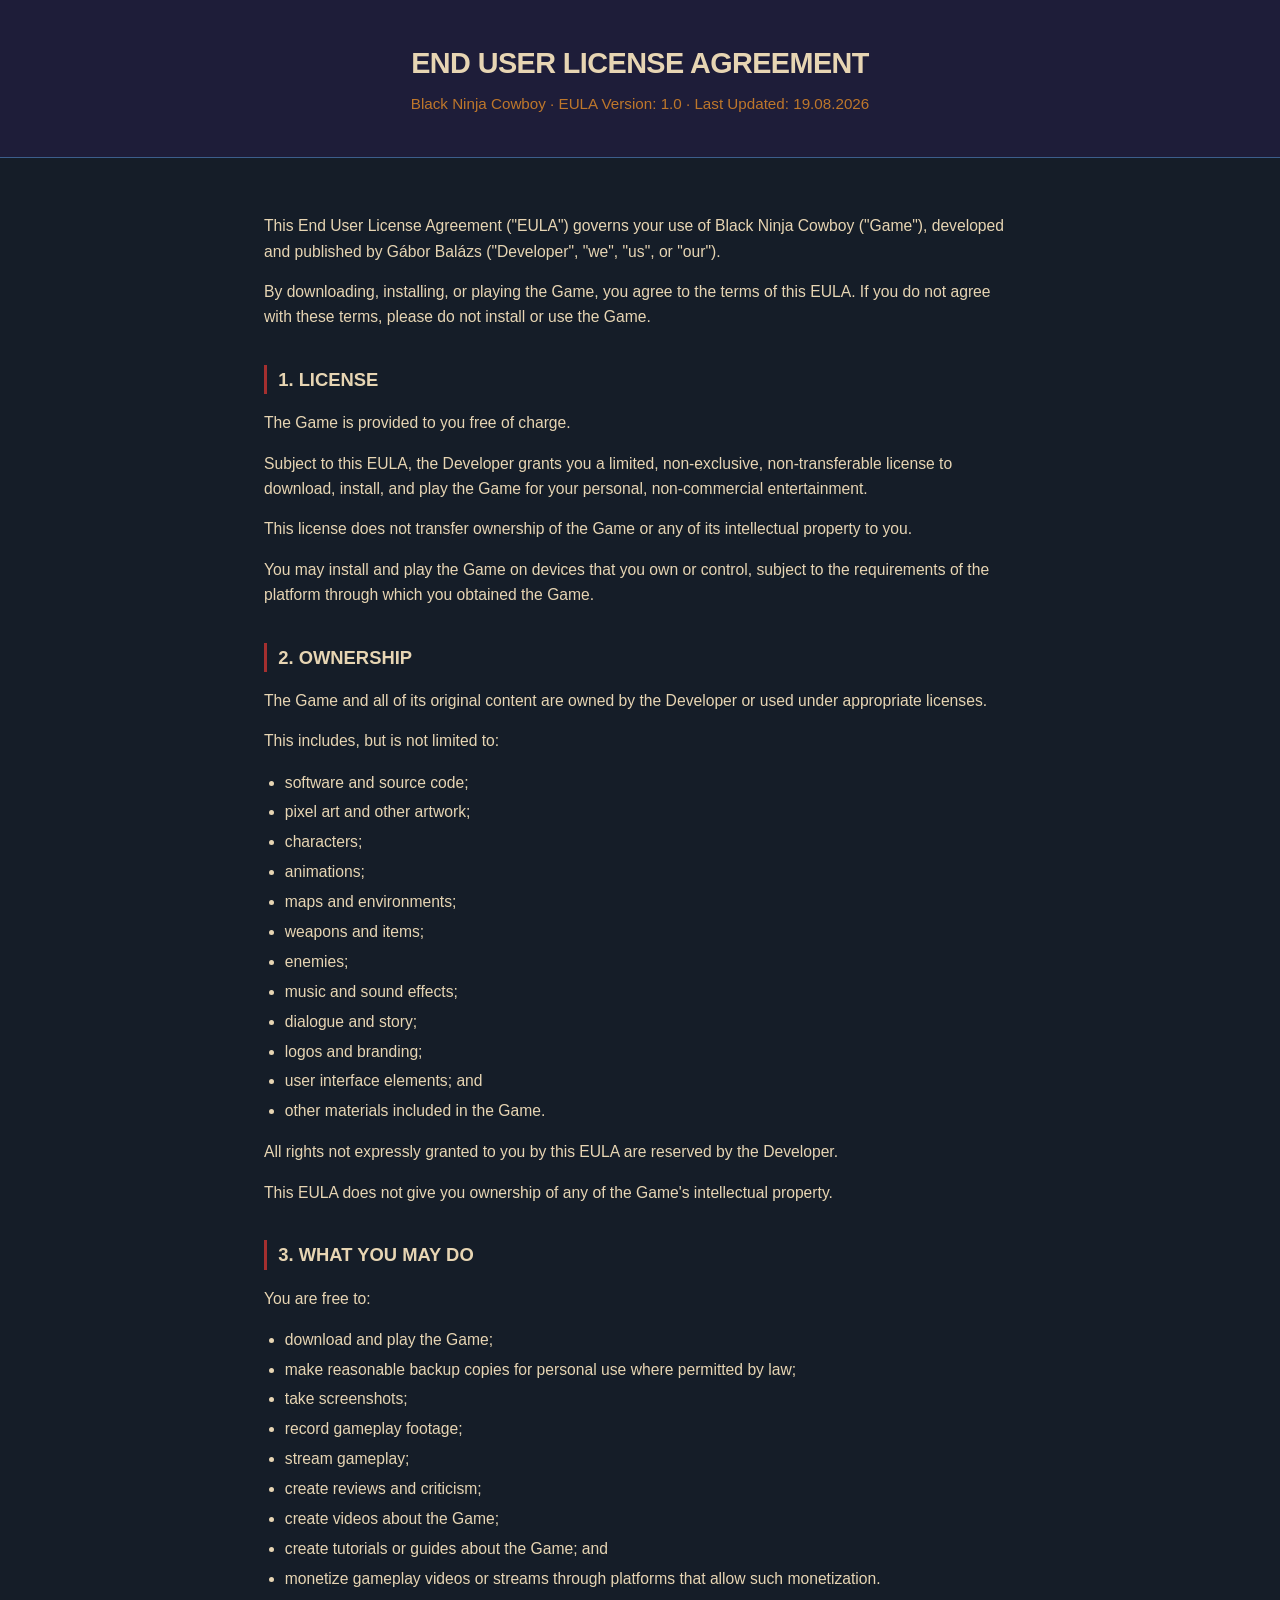
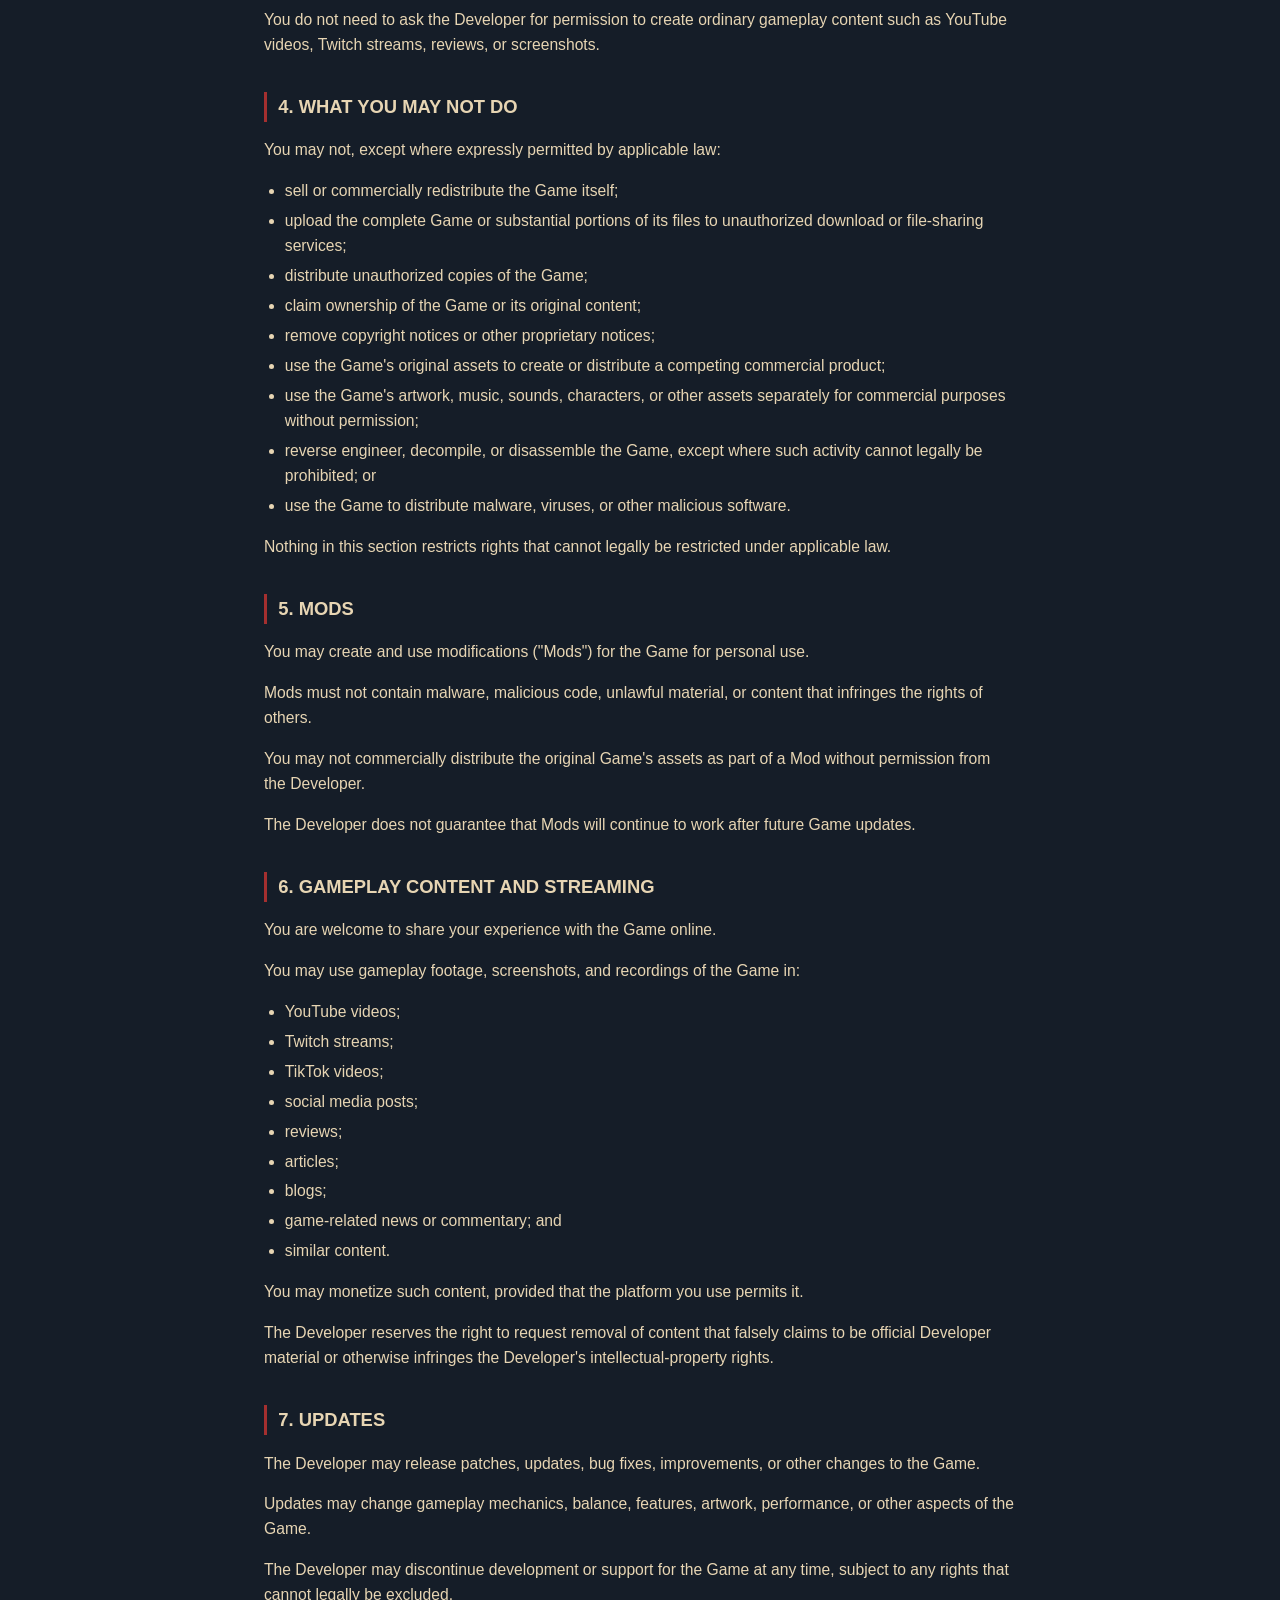
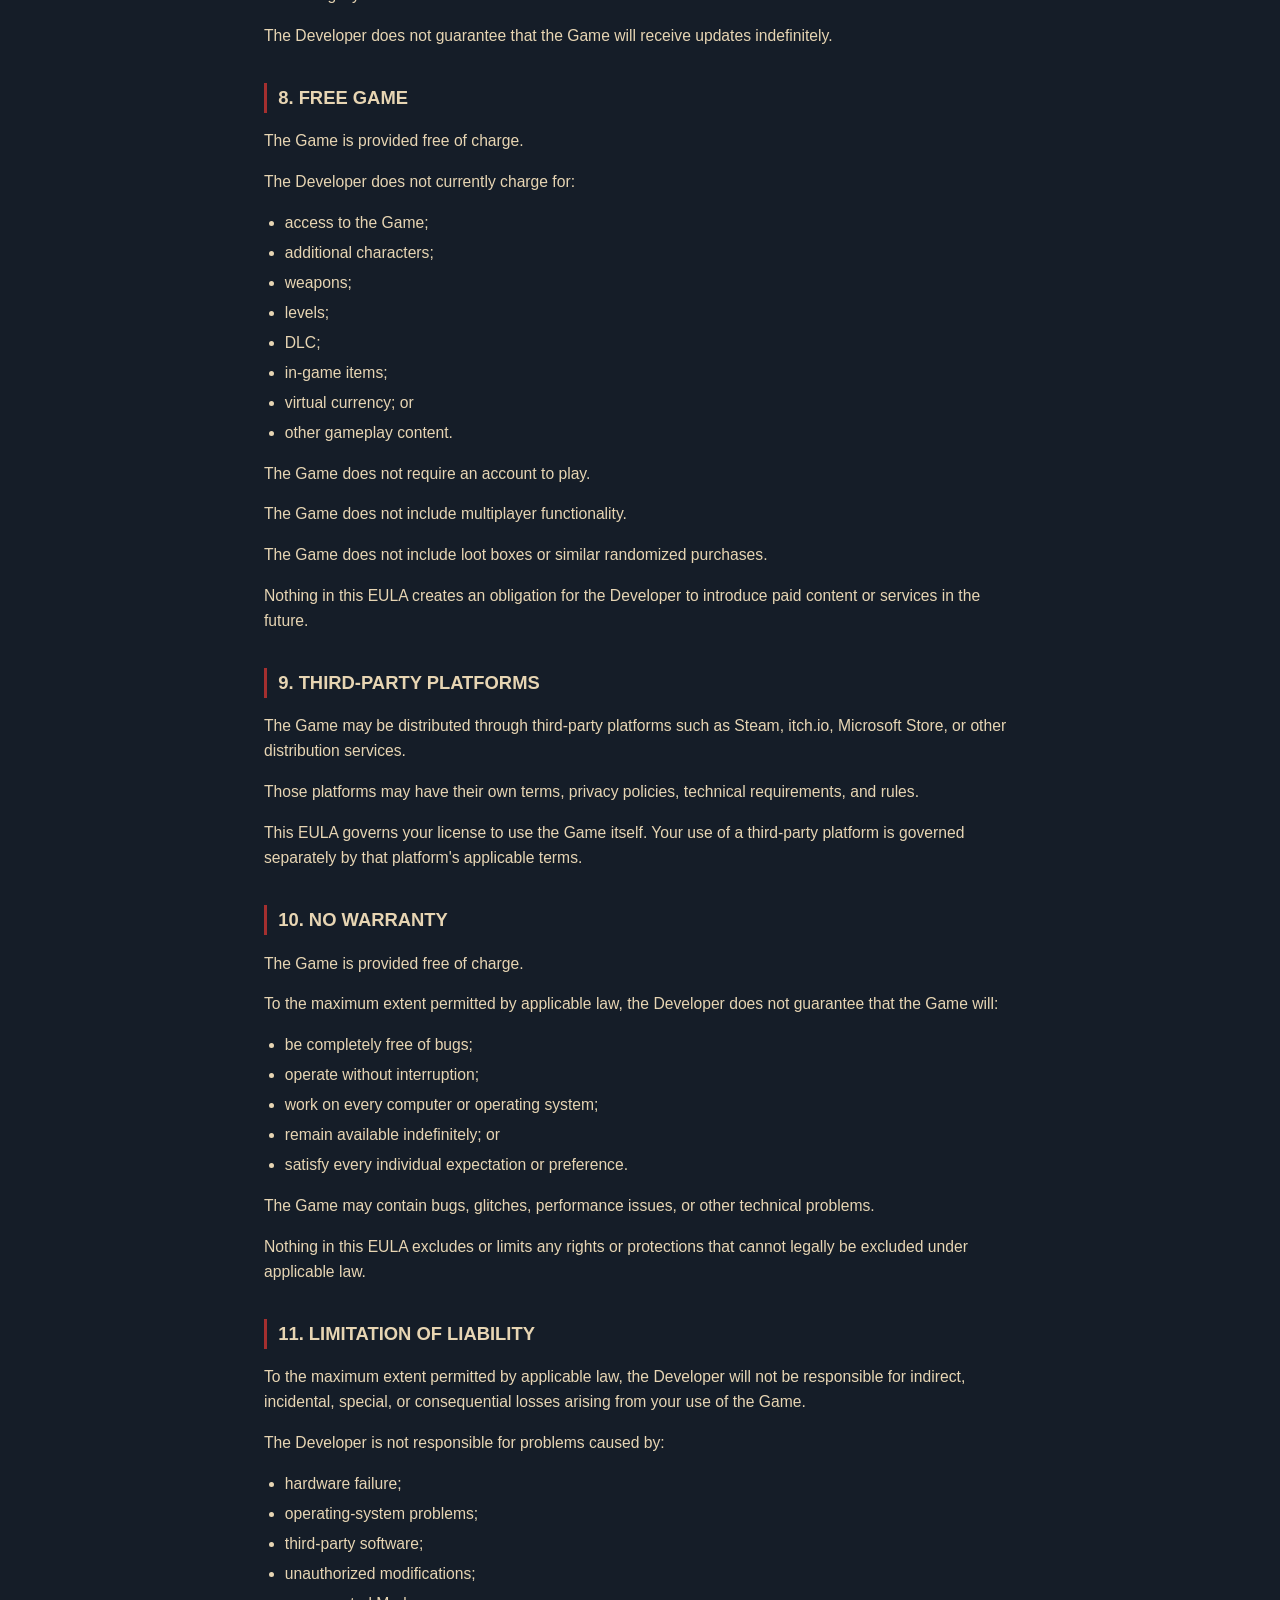
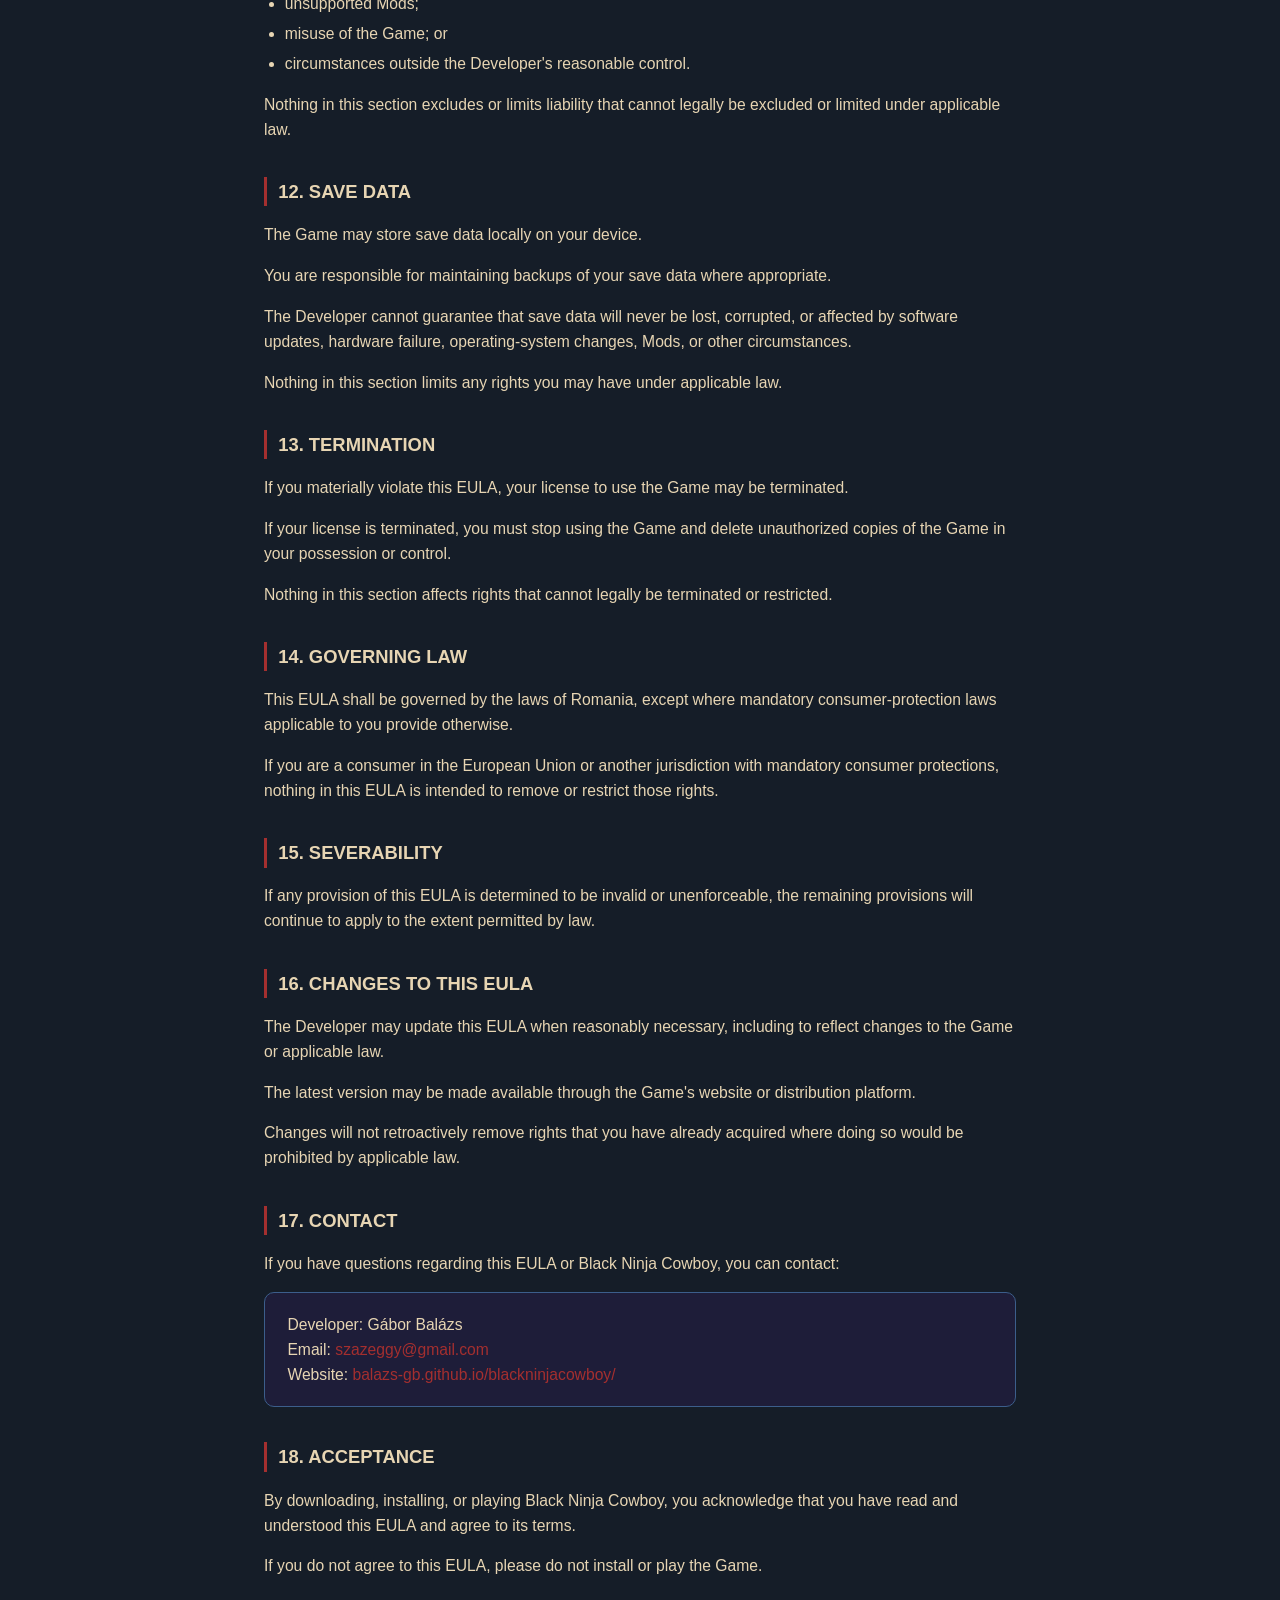
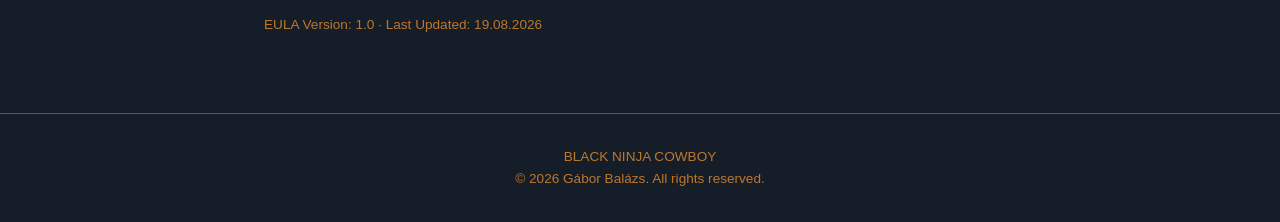
<file: eula.html>
<!DOCTYPE html>
<html lang="en">
<head>
<meta charset="UTF-8">
<meta name="viewport" content="width=device-width, initial-scale=1.0">
<title>End User License Agreement — Black Ninja Cowboy</title>
<style>
  :root {
    --bg: #151d28;
    --panel: #1e1d39;
    --text: #e7d5b3;
    --muted: #be772b;
    --accent: #a42f2f;
    --border: #3c5e8b;
    --max-width: 800px;
  }

  * {
    box-sizing: border-box;
  }

  body {
    margin: 0;
    background: var(--bg);
    color: var(--text);
    font-family: -apple-system, BlinkMacSystemFont, "Segoe UI", Roboto, Helvetica, Arial, sans-serif;
    line-height: 1.6;
  }

  header {
    background: var(--panel);
    border-bottom: 1px solid var(--border);
    padding: 2.5rem 1.5rem;
    text-align: center;
  }

  header h1 {
    margin: 0 0 0.4rem 0;
    font-size: 1.8rem;
    letter-spacing: -0.02em;
  }

  header p {
    margin: 0;
    color: var(--muted);
    font-size: 0.95rem;
  }

  main {
    max-width: var(--max-width);
    margin: 0 auto;
    padding: 2.5rem 1.5rem 4rem;
  }

  section {
    margin-bottom: 2.2rem;
  }

  h2 {
    font-size: 1.15rem;
    border-left: 3px solid var(--accent);
    padding-left: 0.7rem;
    margin-bottom: 0.7rem;
  }

  p, li {
    color: var(--text);
    font-size: 0.98rem;
  }

  ul {
    padding-left: 1.3rem;
  }

  ul li {
    margin-bottom: 0.3rem;
  }

  a {
    color: var(--accent);
    text-decoration: none;
  }

  a:hover {
    text-decoration: underline;
  }

  .muted {
    color: var(--muted);
    font-size: 0.85rem;
  }

  footer {
    text-align: center;
    padding: 2rem 1.5rem;
    color: var(--muted);
    font-size: 0.85rem;
    border-top: 1px solid var(--border);
  }

  .contact-box {
    background: var(--panel);
    border: 1px solid var(--border);
    border-radius: 10px;
    padding: 1.2rem 1.4rem;
  }
</style>
<link rel="icon" type="image/x-icon" href="pictures/icon.svg">
</head>
<body>

<header>
  <h1>END USER LICENSE AGREEMENT</h1>
  <p>Black Ninja Cowboy &middot; EULA Version: 1.0 &middot; Last Updated: 19.08.2026</p>
</header>

<main>

  <section>
    <p>
      This End User License Agreement ("EULA") governs your use of Black Ninja Cowboy ("Game"), developed and published by Gábor Balázs ("Developer", "we", "us", or "our").
    </p>
    <p>
      By downloading, installing, or playing the Game, you agree to the terms of this EULA.
      If you do not agree with these terms, please do not install or use the Game.
    </p>
  </section>

  <section>
    <h2>1. LICENSE</h2>
    <p>The Game is provided to you free of charge.</p>
    <p>
      Subject to this EULA, the Developer grants you a limited, non-exclusive, non-transferable license to download, install, and play the Game for your personal, non-commercial entertainment.
    </p>
    <p>This license does not transfer ownership of the Game or any of its intellectual property to you.</p>
    <p>You may install and play the Game on devices that you own or control, subject to the requirements of the platform through which you obtained the Game.</p>
  </section>

  <section>
    <h2>2. OWNERSHIP</h2>
    <p>The Game and all of its original content are owned by the Developer or used under appropriate licenses.</p>
    <p>This includes, but is not limited to:</p>
    <ul>
      <li>software and source code;</li>
      <li>pixel art and other artwork;</li>
      <li>characters;</li>
      <li>animations;</li>
      <li>maps and environments;</li>
      <li>weapons and items;</li>
      <li>enemies;</li>
      <li>music and sound effects;</li>
      <li>dialogue and story;</li>
      <li>logos and branding;</li>
      <li>user interface elements; and</li>
      <li>other materials included in the Game.</li>
    </ul>
    <p>All rights not expressly granted to you by this EULA are reserved by the Developer.</p>
    <p>This EULA does not give you ownership of any of the Game's intellectual property.</p>
  </section>

  <section>
    <h2>3. WHAT YOU MAY DO</h2>
    <p>You are free to:</p>
    <ul>
      <li>download and play the Game;</li>
      <li>make reasonable backup copies for personal use where permitted by law;</li>
      <li>take screenshots;</li>
      <li>record gameplay footage;</li>
      <li>stream gameplay;</li>
      <li>create reviews and criticism;</li>
      <li>create videos about the Game;</li>
      <li>create tutorials or guides about the Game; and</li>
      <li>monetize gameplay videos or streams through platforms that allow such monetization.</li>
    </ul>
    <p>You do not need to ask the Developer for permission to create ordinary gameplay content such as YouTube videos, Twitch streams, reviews, or screenshots.</p>
  </section>

  <section>
    <h2>4. WHAT YOU MAY NOT DO</h2>
    <p>You may not, except where expressly permitted by applicable law:</p>
    <ul>
      <li>sell or commercially redistribute the Game itself;</li>
      <li>upload the complete Game or substantial portions of its files to unauthorized download or file-sharing services;</li>
      <li>distribute unauthorized copies of the Game;</li>
      <li>claim ownership of the Game or its original content;</li>
      <li>remove copyright notices or other proprietary notices;</li>
      <li>use the Game's original assets to create or distribute a competing commercial product;</li>
      <li>use the Game's artwork, music, sounds, characters, or other assets separately for commercial purposes without permission;</li>
      <li>reverse engineer, decompile, or disassemble the Game, except where such activity cannot legally be prohibited; or</li>
      <li>use the Game to distribute malware, viruses, or other malicious software.</li>
    </ul>
    <p>Nothing in this section restricts rights that cannot legally be restricted under applicable law.</p>
  </section>

  <section>
    <h2>5. MODS</h2>
    <p>You may create and use modifications ("Mods") for the Game for personal use.</p>
    <p>Mods must not contain malware, malicious code, unlawful material, or content that infringes the rights of others.</p>
    <p>You may not commercially distribute the original Game's assets as part of a Mod without permission from the Developer.</p>
    <p>The Developer does not guarantee that Mods will continue to work after future Game updates.</p>
  </section>

  <section>
    <h2>6. GAMEPLAY CONTENT AND STREAMING</h2>
    <p>You are welcome to share your experience with the Game online.</p>
    <p>You may use gameplay footage, screenshots, and recordings of the Game in:</p>
    <ul>
      <li>YouTube videos;</li>
      <li>Twitch streams;</li>
      <li>TikTok videos;</li>
      <li>social media posts;</li>
      <li>reviews;</li>
      <li>articles;</li>
      <li>blogs;</li>
      <li>game-related news or commentary; and</li>
      <li>similar content.</li>
    </ul>
    <p>You may monetize such content, provided that the platform you use permits it.</p>
    <p>The Developer reserves the right to request removal of content that falsely claims to be official Developer material or otherwise infringes the Developer's intellectual-property rights.</p>
  </section>

  <section>
    <h2>7. UPDATES</h2>
    <p>The Developer may release patches, updates, bug fixes, improvements, or other changes to the Game.</p>
    <p>Updates may change gameplay mechanics, balance, features, artwork, performance, or other aspects of the Game.</p>
    <p>The Developer may discontinue development or support for the Game at any time, subject to any rights that cannot legally be excluded.</p>
    <p>The Developer does not guarantee that the Game will receive updates indefinitely.</p>
  </section>

  <section>
    <h2>8. FREE GAME</h2>
    <p>The Game is provided free of charge.</p>
    <p>The Developer does not currently charge for:</p>
    <ul>
      <li>access to the Game;</li>
      <li>additional characters;</li>
      <li>weapons;</li>
      <li>levels;</li>
      <li>DLC;</li>
      <li>in-game items;</li>
      <li>virtual currency; or</li>
      <li>other gameplay content.</li>
    </ul>
    <p>The Game does not require an account to play.</p>
    <p>The Game does not include multiplayer functionality.</p>
    <p>The Game does not include loot boxes or similar randomized purchases.</p>
    <p>Nothing in this EULA creates an obligation for the Developer to introduce paid content or services in the future.</p>
  </section>

  <section>
    <h2>9. THIRD-PARTY PLATFORMS</h2>
    <p>
      The Game may be distributed through third-party platforms such as Steam, itch.io, Microsoft Store, or other distribution services.
    </p>
    <p>Those platforms may have their own terms, privacy policies, technical requirements, and rules.</p>
    <p>
      This EULA governs your license to use the Game itself. Your use of a third-party platform is governed separately by that platform's applicable terms.
    </p>
  </section>

  <section>
    <h2>10. NO WARRANTY</h2>
    <p>The Game is provided free of charge.</p>
    <p>To the maximum extent permitted by applicable law, the Developer does not guarantee that the Game will:</p>
    <ul>
      <li>be completely free of bugs;</li>
      <li>operate without interruption;</li>
      <li>work on every computer or operating system;</li>
      <li>remain available indefinitely; or</li>
      <li>satisfy every individual expectation or preference.</li>
    </ul>
    <p>The Game may contain bugs, glitches, performance issues, or other technical problems.</p>
    <p>Nothing in this EULA excludes or limits any rights or protections that cannot legally be excluded under applicable law.</p>
  </section>

  <section>
    <h2>11. LIMITATION OF LIABILITY</h2>
    <p>
      To the maximum extent permitted by applicable law, the Developer will not be responsible for indirect, incidental, special, or consequential losses arising from your use of the Game.
    </p>
    <p>The Developer is not responsible for problems caused by:</p>
    <ul>
      <li>hardware failure;</li>
      <li>operating-system problems;</li>
      <li>third-party software;</li>
      <li>unauthorized modifications;</li>
      <li>unsupported Mods;</li>
      <li>misuse of the Game; or</li>
      <li>circumstances outside the Developer's reasonable control.</li>
    </ul>
    <p>Nothing in this section excludes or limits liability that cannot legally be excluded or limited under applicable law.</p>
  </section>

  <section>
    <h2>12. SAVE DATA</h2>
    <p>The Game may store save data locally on your device.</p>
    <p>You are responsible for maintaining backups of your save data where appropriate.</p>
    <p>
      The Developer cannot guarantee that save data will never be lost, corrupted, or affected by software updates, hardware failure, operating-system changes, Mods, or other circumstances.
    </p>
    <p>Nothing in this section limits any rights you may have under applicable law.</p>
  </section>

  <section>
    <h2>13. TERMINATION</h2>
    <p>If you materially violate this EULA, your license to use the Game may be terminated.</p>
    <p>If your license is terminated, you must stop using the Game and delete unauthorized copies of the Game in your possession or control.</p>
    <p>Nothing in this section affects rights that cannot legally be terminated or restricted.</p>
  </section>

  <section>
    <h2>14. GOVERNING LAW</h2>
    <p>
      This EULA shall be governed by the laws of Romania, except where mandatory consumer-protection laws applicable to you provide otherwise.
    </p>
    <p>
      If you are a consumer in the European Union or another jurisdiction with mandatory consumer protections, nothing in this EULA is intended to remove or restrict those rights.
    </p>
  </section>

  <section>
    <h2>15. SEVERABILITY</h2>
    <p>
      If any provision of this EULA is determined to be invalid or unenforceable, the remaining provisions will continue to apply to the extent permitted by law.
    </p>
  </section>

  <section>
    <h2>16. CHANGES TO THIS EULA</h2>
    <p>
      The Developer may update this EULA when reasonably necessary, including to reflect changes to the Game or applicable law.
    </p>
    <p>The latest version may be made available through the Game's website or distribution platform.</p>
    <p>Changes will not retroactively remove rights that you have already acquired where doing so would be prohibited by applicable law.</p>
  </section>

  <section>
    <h2>17. CONTACT</h2>
    <p>If you have questions regarding this EULA or Black Ninja Cowboy, you can contact:</p>
    <div class="contact-box">
      <p style="margin:0">
        Developer: Gábor Balázs<br>
        Email: <a href="mailto:szazeggy@gmail.com">szazeggy@gmail.com</a><br>
        Website: <a href="https://balazs-gb.github.io/blackninjacowboy/">balazs-gb.github.io/blackninjacowboy/</a>
      </p>
    </div>
  </section>

  <section>
    <h2>18. ACCEPTANCE</h2>
    <p>
      By downloading, installing, or playing Black Ninja Cowboy, you acknowledge that you have read and understood this EULA and agree to its terms.
    </p>
    <p>If you do not agree to this EULA, please do not install or play the Game.</p>
  </section>

  <p class="muted">
    EULA Version: 1.0 &middot; Last Updated: 19.08.2026
  </p>

</main>

<footer>
  BLACK NINJA COWBOY<br>
  &copy; <span id="year">2026</span> Gábor Balázs. All rights reserved.
</footer>

<script>
  document.getElementById('year').textContent = new Date().getFullYear();
</script>

</body>
</html>
</file>
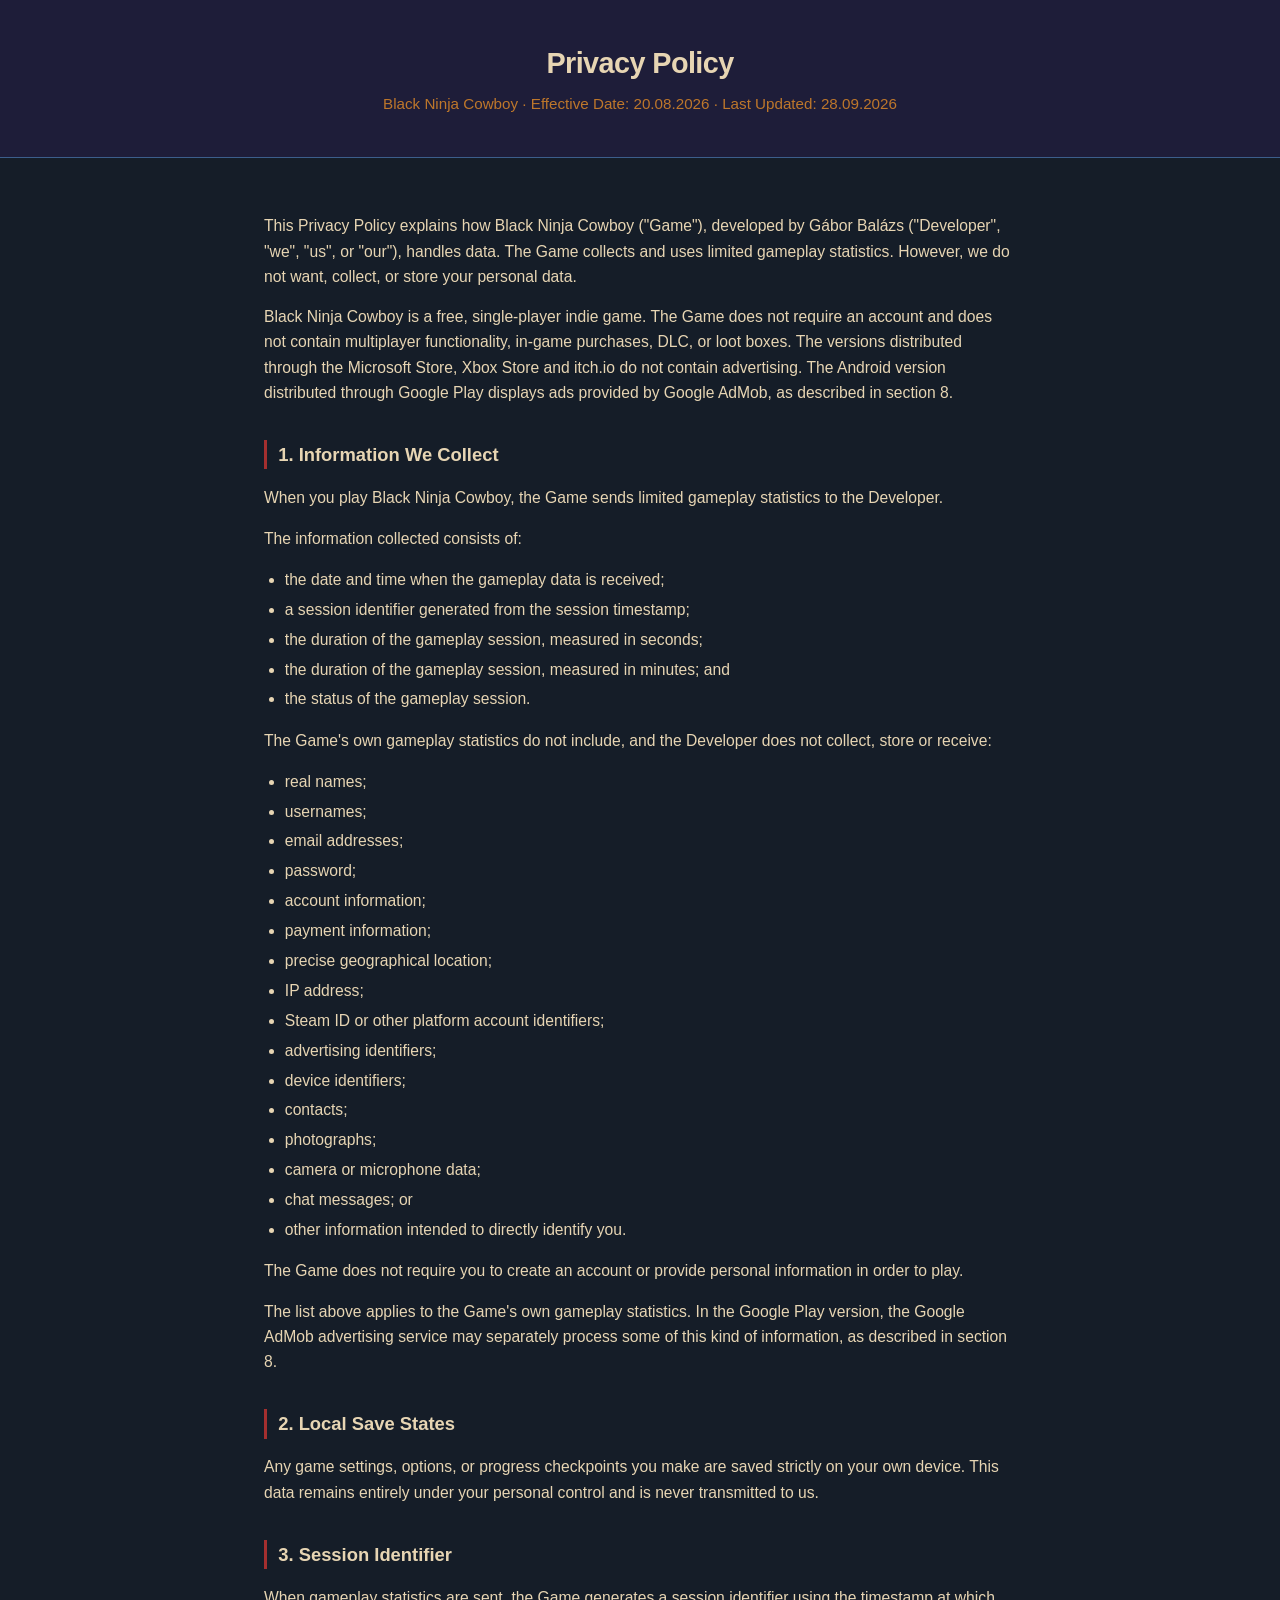
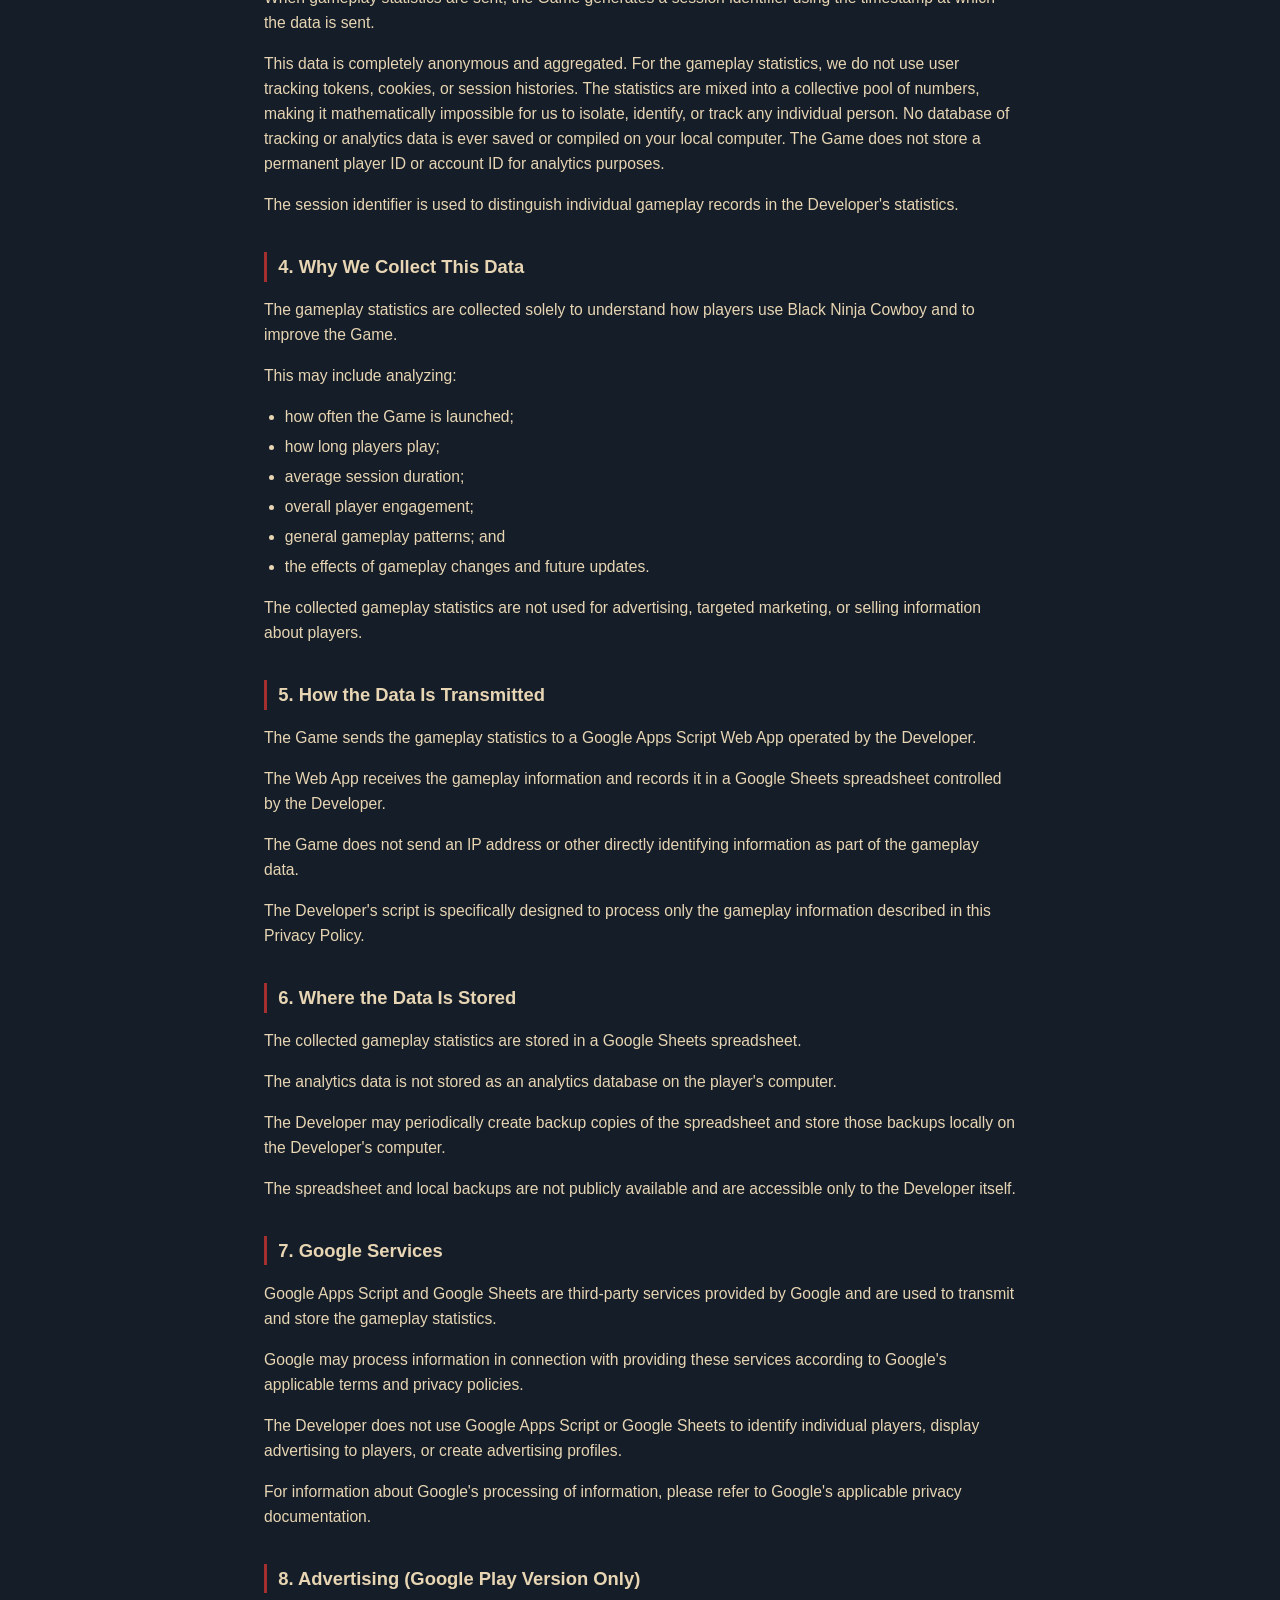
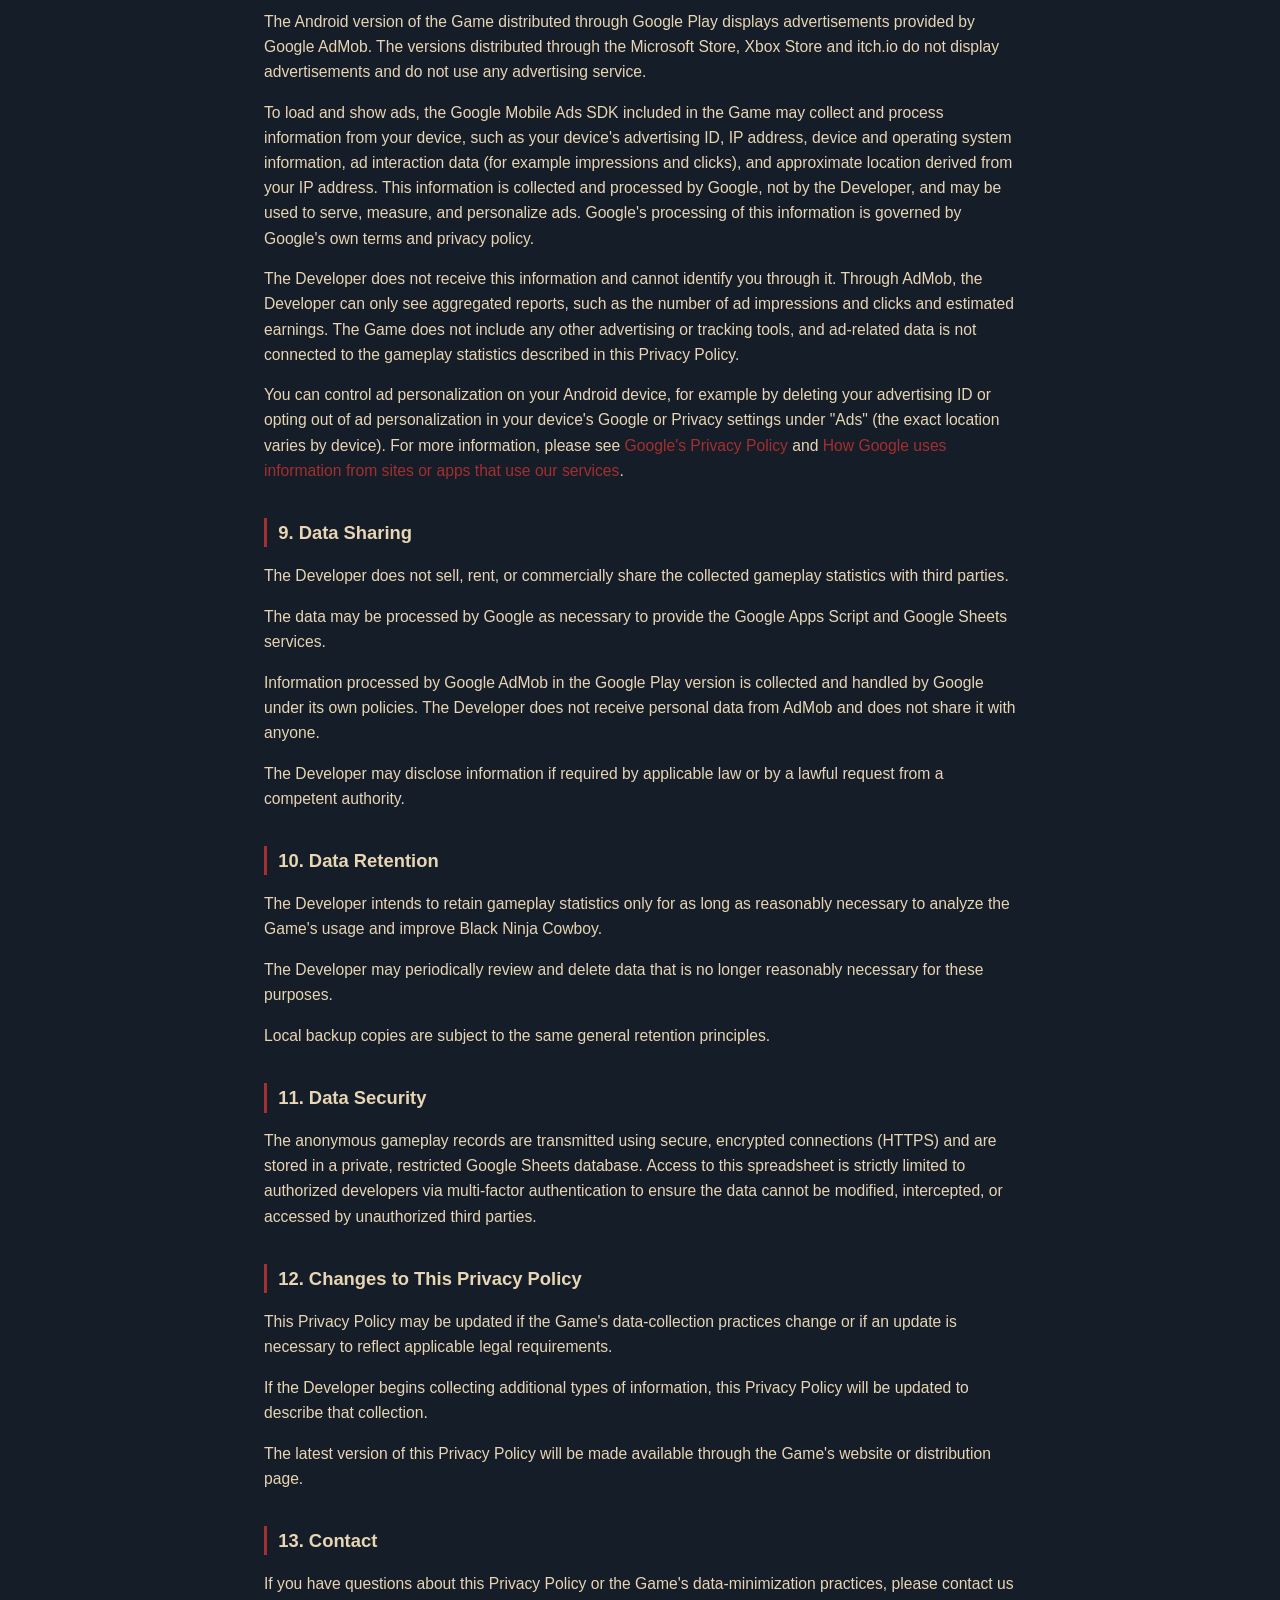
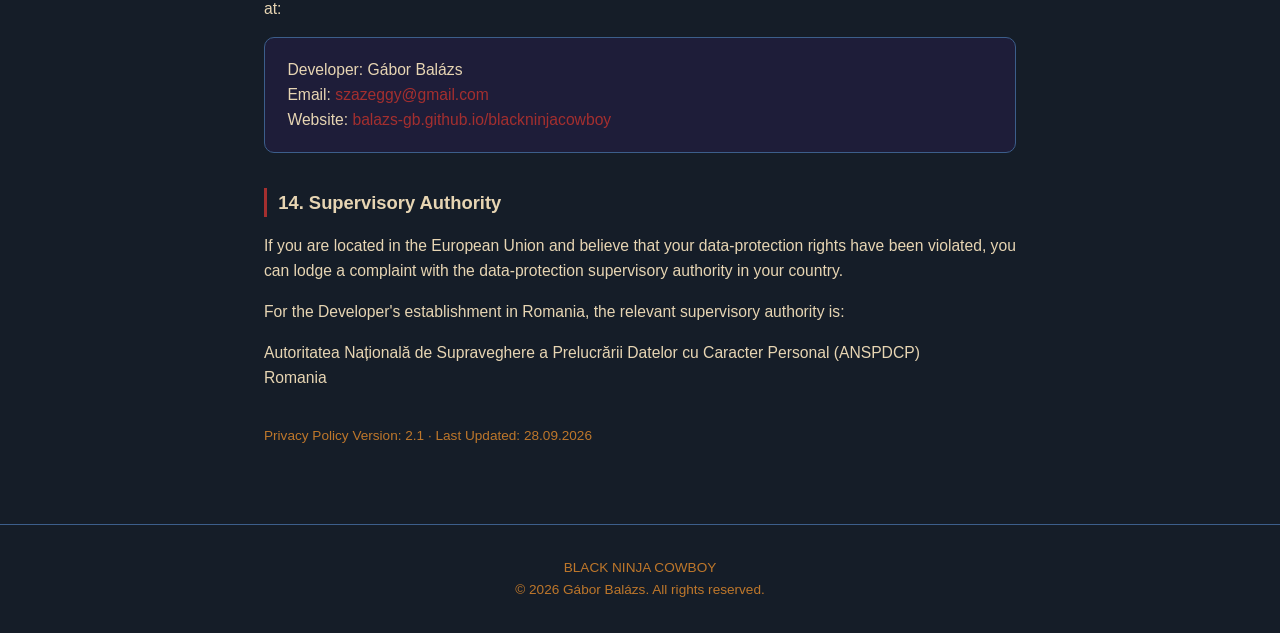
<file: privacy.html>
<!DOCTYPE html>
<html lang="en">
<head>
<meta charset="UTF-8">
<meta name="viewport" content="width=device-width, initial-scale=1.0">
<title>Privacy Policy — Black Ninja Cowboy</title>
<style>
  :root {
    --bg: #151d28;
    --panel: #1e1d39;
    --text: #e7d5b3;
    --muted: #be772b;
    --accent: #a42f2f;
    --border: #3c5e8b;
    --max-width: 800px;
  }

  * {
    box-sizing: border-box;
  }

  body {
    margin: 0;
    background: var(--bg);
    color: var(--text);
    font-family: -apple-system, BlinkMacSystemFont, "Segoe UI", Roboto, Helvetica, Arial, sans-serif;
    line-height: 1.6;
  }

  header {
    background: var(--panel);
    border-bottom: 1px solid var(--border);
    padding: 2.5rem 1.5rem;
    text-align: center;
  }

  header h1 {
    margin: 0 0 0.4rem 0;
    font-size: 1.8rem;
    letter-spacing: -0.02em;
  }

  header p {
    margin: 0;
    color: var(--muted);
    font-size: 0.95rem;
  }

  main {
    max-width: var(--max-width);
    margin: 0 auto;
    padding: 2.5rem 1.5rem 4rem;
  }

  section {
    margin-bottom: 2.2rem;
  }

  h2 {
    font-size: 1.15rem;
    border-left: 3px solid var(--accent);
    padding-left: 0.7rem;
    margin-bottom: 0.7rem;
  }

  p, li {
    color: var(--text);
    font-size: 0.98rem;
  }

  ul {
    padding-left: 1.3rem;
  }

  ul li {
    margin-bottom: 0.3rem;
  }

  a {
    color: var(--accent);
    text-decoration: none;
  }

  a:hover {
    text-decoration: underline;
  }

  .muted {
    color: var(--muted);
    font-size: 0.85rem;
  }

  footer {
    text-align: center;
    padding: 2rem 1.5rem;
    color: var(--muted);
    font-size: 0.85rem;
    border-top: 1px solid var(--border);
  }

  .contact-box {
    background: var(--panel);
    border: 1px solid var(--border);
    border-radius: 10px;
    padding: 1.2rem 1.4rem;
  }
</style>
<link rel="icon" type="image/x-icon" href="pictures/icon.svg">
</head>
<body>

<header>
  <h1>Privacy Policy</h1>
  <p>Black Ninja Cowboy &middot; Effective Date: 20.08.2026 &middot; Last Updated: 28.09.2026</p>
</header>

<main>

  <section>
    <p>
      This Privacy Policy explains how Black Ninja Cowboy ("Game"), developed by
      Gábor Balázs ("Developer", "we", "us", or "our"), handles data. The Game
      collects and uses limited gameplay statistics. However, we do not want,
      collect, or store your personal data.
    </p>
    <p>
      Black Ninja Cowboy is a free, single-player indie game. The Game does not
      require an account and does not contain multiplayer functionality, in-game
      purchases, DLC, or loot boxes. The versions distributed through the
      Microsoft Store, Xbox Store and itch.io do not contain advertising. The
      Android version distributed through Google Play displays ads provided by
      Google AdMob, as described in section 8.
    </p>
  </section>

  <section>
    <h2>1. Information We Collect</h2>
    <p>When you play Black Ninja Cowboy, the Game sends limited gameplay statistics to the Developer.</p>
    <p>The information collected consists of:</p>
    <ul>
      <li>the date and time when the gameplay data is received;</li>
      <li>a session identifier generated from the session timestamp;</li>
      <li>the duration of the gameplay session, measured in seconds;</li>
      <li>the duration of the gameplay session, measured in minutes; and</li>
      <li>the status of the gameplay session.</li>
    </ul>
    <p>The Game's own gameplay statistics do not include, and the Developer does not collect, store or receive:</p>
    <ul>
      <li>real names;</li>
      <li>usernames;</li>
      <li>email addresses;</li>
      <li>password;</li>
      <li>account information;</li>
      <li>payment information;</li>
      <li>precise geographical location;</li>
      <li>IP address;</li>
      <li>Steam ID or other platform account identifiers;</li>
      <li>advertising identifiers;</li>
      <li>device identifiers;</li>
      <li>contacts;</li>
      <li>photographs;</li>
      <li>camera or microphone data;</li>
      <li>chat messages; or</li>
      <li>other information intended to directly identify you.</li>
    </ul>
    <p>The Game does not require you to create an account or provide personal information in order to play.</p>
    <p>
      The list above applies to the Game's own gameplay statistics. In the
      Google Play version, the Google AdMob advertising service may separately
      process some of this kind of information, as described in section 8.
    </p>
  </section>

  <section>
    <h2>2. Local Save States</h2>
    <p>
      Any game settings, options, or progress checkpoints you make are saved
      strictly on your own device. This data remains entirely under your
      personal control and is never transmitted to us.
    </p>
  </section>

  <section>
    <h2>3. Session Identifier</h2>
    <p>
      When gameplay statistics are sent, the Game generates a session identifier
      using the timestamp at which the data is sent.
    </p>
    <p>
      This data is completely anonymous and aggregated. For the gameplay statistics, we do
      not use user tracking tokens, cookies, or session histories. The statistics are mixed
      into a collective pool of numbers, making it mathematically impossible for
      us to isolate, identify, or track any individual person. No database of
      tracking or analytics data is ever saved or compiled on your local
      computer. The Game does not store a permanent player ID or account ID for
      analytics purposes.
    </p>
    <p>
      The session identifier is used to distinguish individual gameplay records
      in the Developer's statistics.
    </p>
  </section>

  <section>
    <h2>4. Why We Collect This Data</h2>
    <p>
      The gameplay statistics are collected solely to understand how players use
      Black Ninja Cowboy and to improve the Game.
    </p>
    <p>This may include analyzing:</p>
    <ul>
      <li>how often the Game is launched;</li>
      <li>how long players play;</li>
      <li>average session duration;</li>
      <li>overall player engagement;</li>
      <li>general gameplay patterns; and</li>
      <li>the effects of gameplay changes and future updates.</li>
    </ul>
    <p>The collected gameplay statistics are not used for advertising, targeted marketing, or selling information about players.</p>
  </section>

  <section>
    <h2>5. How the Data Is Transmitted</h2>
    <p>The Game sends the gameplay statistics to a Google Apps Script Web App operated by the Developer.</p>
    <p>The Web App receives the gameplay information and records it in a Google Sheets spreadsheet controlled by the Developer.</p>
    <p>The Game does not send an IP address or other directly identifying information as part of the gameplay data.</p>
    <p>The Developer's script is specifically designed to process only the gameplay information described in this Privacy Policy.</p>
  </section>

  <section>
    <h2>6. Where the Data Is Stored</h2>
    <p>The collected gameplay statistics are stored in a Google Sheets spreadsheet.</p>
    <p>The analytics data is not stored as an analytics database on the player's computer.</p>
    <p>
      The Developer may periodically create backup copies of the spreadsheet and
      store those backups locally on the Developer's computer.
    </p>
    <p>
      The spreadsheet and local backups are not publicly available and are
      accessible only to the Developer itself.
    </p>
  </section>

  <section>
    <h2>7. Google Services</h2>
    <p>
      Google Apps Script and Google Sheets are third-party services provided by
      Google and are used to transmit and store the gameplay statistics.
    </p>
    <p>
      Google may process information in connection with providing these services
      according to Google's applicable terms and privacy policies.
    </p>
    <p>
      The Developer does not use Google Apps Script or Google Sheets to identify
      individual players, display advertising to players, or create advertising
      profiles.
    </p>
    <p>For information about Google's processing of information, please refer to Google's applicable privacy documentation.</p>
  </section>

  <section>
    <h2>8. Advertising (Google Play Version Only)</h2>
    <p>
      The Android version of the Game distributed through Google Play displays
      advertisements provided by Google AdMob. The versions distributed through
      the Microsoft Store, Xbox Store and itch.io do not display advertisements
      and do not use any advertising service.
    </p>
    <p>
      To load and show ads, the Google Mobile Ads SDK included in the Game may
      collect and process information from your device, such as your device's
      advertising ID, IP address, device and operating system information,
      ad interaction data (for example impressions and clicks), and approximate
      location derived from your IP address. This information is collected and
      processed by Google, not by the Developer, and may be used to serve,
      measure, and personalize ads. Google's processing of this information is
      governed by Google's own terms and privacy policy.
    </p>
    <p>
      The Developer does not receive this information and cannot identify you
      through it. Through AdMob, the Developer can only see aggregated reports,
      such as the number of ad impressions and clicks and estimated earnings.
      The Game does not include any other advertising or tracking tools, and
      ad-related data is not connected to the gameplay statistics described in
      this Privacy Policy.
    </p>
    <p>
      You can control ad personalization on your Android device, for example by
      deleting your advertising ID or opting out of ad personalization in your
      device's Google or Privacy settings under "Ads" (the exact location varies
      by device). For more information, please see
      <a href="https://policies.google.com/privacy">Google's Privacy Policy</a>
      and
      <a href="https://policies.google.com/technologies/partner-sites">How Google uses information from sites or apps that use our services</a>.
    </p>
  </section>

  <section>
    <h2>9. Data Sharing</h2>
    <p>The Developer does not sell, rent, or commercially share the collected gameplay statistics with third parties.</p>
    <p>The data may be processed by Google as necessary to provide the Google Apps Script and Google Sheets services.</p>
    <p>Information processed by Google AdMob in the Google Play version is collected and handled by Google under its own policies. The Developer does not receive personal data from AdMob and does not share it with anyone.</p>
    <p>The Developer may disclose information if required by applicable law or by a lawful request from a competent authority.</p>
  </section>

  <section>
    <h2>10. Data Retention</h2>
    <p>
      The Developer intends to retain gameplay statistics only for as long as
      reasonably necessary to analyze the Game's usage and improve Black Ninja
      Cowboy.
    </p>
    <p>The Developer may periodically review and delete data that is no longer reasonably necessary for these purposes.</p>
    <p>Local backup copies are subject to the same general retention principles.</p>
  </section>

  <section>
    <h2>11. Data Security</h2>
    <p>
      The anonymous gameplay records are transmitted using secure, encrypted
      connections (HTTPS) and are stored in a private, restricted Google Sheets
      database. Access to this spreadsheet is strictly limited to authorized
      developers via multi-factor authentication to ensure the data cannot be
      modified, intercepted, or accessed by unauthorized third parties.
    </p>
  </section>

  <section>
    <h2>12. Changes to This Privacy Policy</h2>
    <p>
      This Privacy Policy may be updated if the Game's data-collection practices
      change or if an update is necessary to reflect applicable legal
      requirements.
    </p>
    <p>If the Developer begins collecting additional types of information, this Privacy Policy will be updated to describe that collection.</p>
    <p>The latest version of this Privacy Policy will be made available through the Game's website or distribution page.</p>
  </section>

  <section>
    <h2>13. Contact</h2>
    <p>If you have questions about this Privacy Policy or the Game's data-minimization practices, please contact us at:</p>
    <div class="contact-box">
      <p style="margin:0">
        Developer: Gábor Balázs<br>
        Email: <a href="mailto:szazeggy@gmail.com">szazeggy@gmail.com</a><br>
        Website: <a href="https://balazs-gb.github.io/blackninjacowboy/">balazs-gb.github.io/blackninjacowboy</a>
      </p>
    </div>
  </section>

  <section>
    <h2>14. Supervisory Authority</h2>
    <p>
      If you are located in the European Union and believe that your
      data-protection rights have been violated, you can lodge a complaint with
      the data-protection supervisory authority in your country.
    </p>
    <p>For the Developer's establishment in Romania, the relevant supervisory authority is:</p>
    <p>
      Autoritatea Națională de Supraveghere a Prelucrării Datelor cu Caracter
      Personal (ANSPDCP)<br>
      Romania
    </p>
  </section>

  <p class="muted">
    Privacy Policy Version: 2.1 &middot; Last Updated: 28.09.2026
  </p>

</main>

<footer>
  BLACK NINJA COWBOY<br>
  &copy; <span id="year">2026</span> Gábor Balázs. All rights reserved.
</footer>

<script>
  document.getElementById('year').textContent = new Date().getFullYear();
</script>

</body>
</html>
</file>
